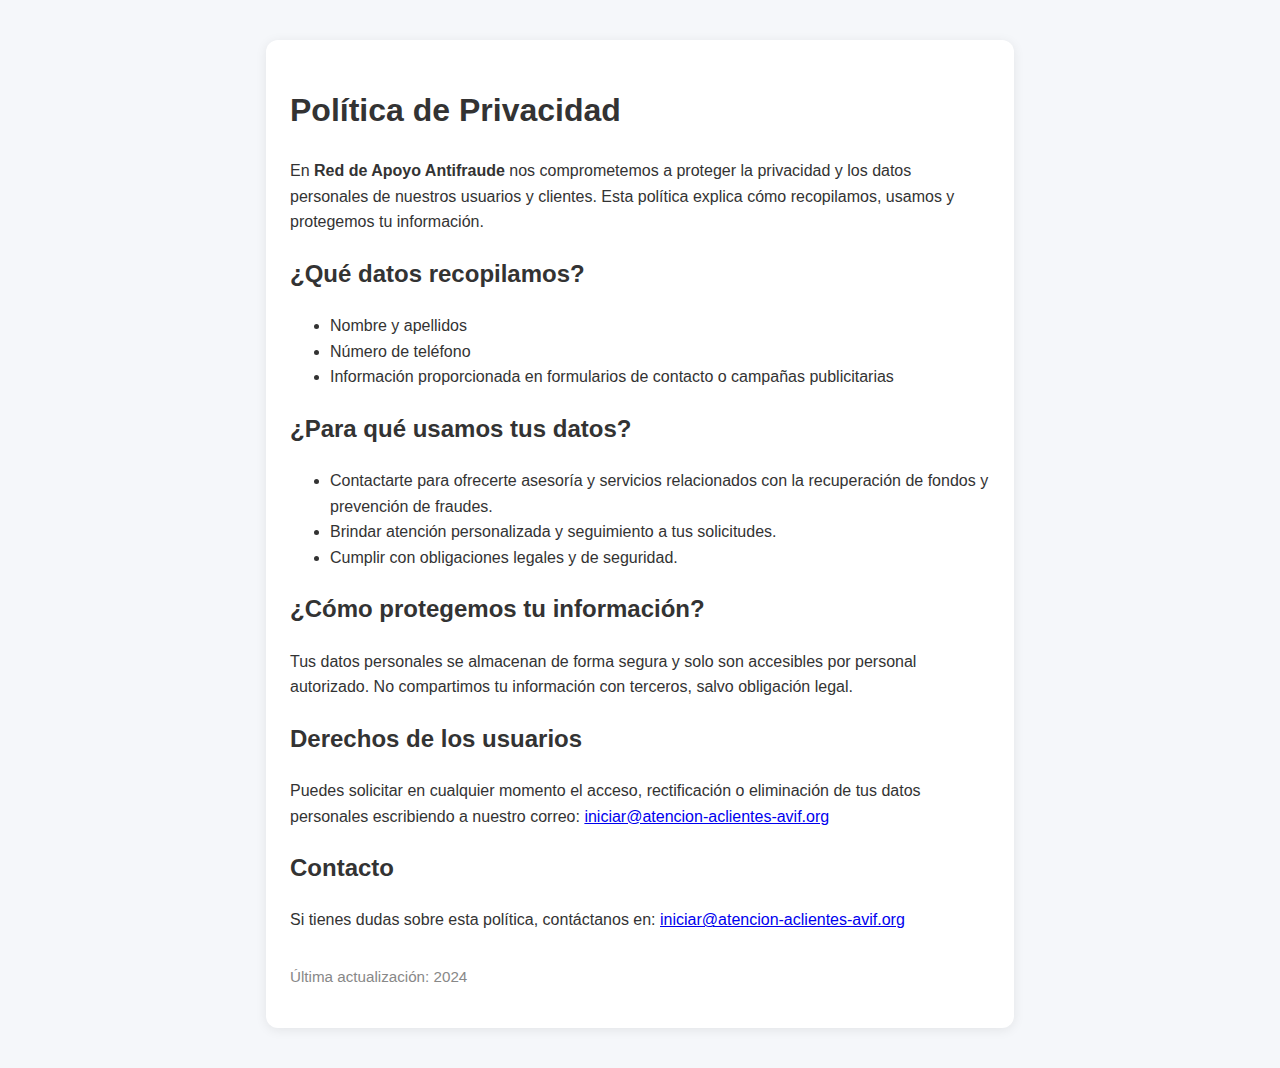
<file: privacidad.html>
<!DOCTYPE html>
<html lang="es">
<head>
    <meta charset="UTF-8">
    <meta name="viewport" content="width=device-width, initial-scale=1.0">
    <title>Política de Privacidad | Red de Apoyo Antifraude</title>
    <link rel="stylesheet" href="styles.css">
</head>
<body>
    <div class="container" style="max-width: 700px; margin: 40px auto; padding: 24px; background: #fff; border-radius: 12px; box-shadow: 0 2px 12px rgba(0,0,0,0.08);">
        <h1>Política de Privacidad</h1>
        <p>En <strong>Red de Apoyo Antifraude</strong> nos comprometemos a proteger la privacidad y los datos personales de nuestros usuarios y clientes. Esta política explica cómo recopilamos, usamos y protegemos tu información.</p>
        <h2>¿Qué datos recopilamos?</h2>
        <ul>
            <li>Nombre y apellidos</li>
            <li>Número de teléfono</li>
            <li>Información proporcionada en formularios de contacto o campañas publicitarias</li>
        </ul>
        <h2>¿Para qué usamos tus datos?</h2>
        <ul>
            <li>Contactarte para ofrecerte asesoría y servicios relacionados con la recuperación de fondos y prevención de fraudes.</li>
            <li>Brindar atención personalizada y seguimiento a tus solicitudes.</li>
            <li>Cumplir con obligaciones legales y de seguridad.</li>
        </ul>
        <h2>¿Cómo protegemos tu información?</h2>
        <p>Tus datos personales se almacenan de forma segura y solo son accesibles por personal autorizado. No compartimos tu información con terceros, salvo obligación legal.</p>
        <h2>Derechos de los usuarios</h2>
        <p>Puedes solicitar en cualquier momento el acceso, rectificación o eliminación de tus datos personales escribiendo a nuestro correo: <a href="mailto:iniciar@atencion-aclientes-avif.org">iniciar@atencion-aclientes-avif.org</a></p>
        <h2>Contacto</h2>
        <p>Si tienes dudas sobre esta política, contáctanos en: <a href="mailto:iniciar@atencion-aclientes-avif.org">iniciar@atencion-aclientes-avif.org</a></p>
        <p style="margin-top:32px; font-size:0.95em; color:#888;">Última actualización: 2024</p>
    </div>
</body>
</html>
</file>
<file: styles.css>
/* Estilos generales */
body {
    font-family: 'Arial', sans-serif;
    line-height: 1.6;
    color: #333;
    background: #f5f7fa;
    margin: 0;
    padding: 0;
    border: none;
    box-sizing: border-box;
}

.container {
    max-width: 1200px;
    margin-left: auto;
    margin-right: auto;
    padding-left: 20px;
    padding-right: 20px;
}

@media (max-width: 991px) {
    .container {
        max-width: 98vw;
        padding-left: 10px;
        padding-right: 10px;
    }
}

@media (max-width: 575px) {
    .container {
        max-width: 100vw;
        padding-left: 5px;
        padding-right: 5px;
    }
}

/* Navbar */
.navbar {
    box-shadow: 0 2px 4px rgba(0,0,0,0.1);
    padding: 1rem 0;
    position: relative;
    z-index: 10;
}

.navbar-brand img {
    max-height: 50px;
}

/* Hero Section */
.hero-section {
    padding-top: 0 !important;
    margin-top: 0 !important;
    background-color: #f8f9fa;
}

.hero-section h1 {
    font-size: 2.5rem;
    font-weight: bold;
    margin-bottom: 1.5rem;
    color: #2c3e50;
}

.hero-section h2 {
    font-size: 2rem;
    margin-top: 2rem;
    color: #2c3e50;
}

.hero-section .lead {
    font-size: 1.25rem;
    color: #666;
}

.achievement {
    background-color: #611232;
    color: white;
    padding: 1rem;
    border-radius: 8px;
    margin-top: 2rem;
    text-align: center;
}

/* Sección de Videos */
#testimonios {
    background-color: white;
    position: relative;
    z-index: 1;
}

.video-container {
    margin-bottom: 2rem;
}

/* Sección de Contacto */
.contact-info {
    background-color: white;
    padding: 2rem;
    border-radius: 8px;
    box-shadow: 0 2px 4px rgba(0,0,0,0.1);
}

.contact-info i {
    color: #007bff;
    margin-right: 10px;
}

.contact-form {
    background-color: white;
    padding: 2rem;
    border-radius: 8px;
    box-shadow: 0 2px 4px rgba(0,0,0,0.1);
}

.contact-form h3 {
    color: #2c3e50;
    margin-bottom: 1.5rem;
}

.btn-primary {
    background-color: #611232;
    border: none;
    padding: 0.75rem 2rem;
    font-weight: bold;
}

.btn-primary:hover {
    background-color: #4a0e25;
}

/* Portada imagen responsiva y centrada */
.hero-section img {
    width: 100%;
    max-width: 500px;
    display: block;
    margin-left: auto;
    margin-right: auto;
    border-radius: 16px;
    box-shadow: 0 4px 24px rgba(0,0,0,0.10);
    object-fit: cover;
}

/* Ajuste de secciones para mejor margen visual */
section {
    margin-top: 40px;
    margin-bottom: 40px;
    position: relative;
    z-index: 1;
}

@media (max-width: 768px) {
    .hero-section {
        text-align: center;
    }
    .hero-section img {
        margin-top: 2rem;
        max-width: 90vw;
    }
    section {
        margin-top: 24px;
        margin-bottom: 24px;
    }
}

/* Apartado de Testimonios */
.video-card {
    background: #fff;
    border-radius: 12px;
    box-shadow: 0 2px 8px rgba(0,0,0,0.08);
    padding: 1.5rem 1rem 1rem 1rem;
    transition: box-shadow 0.2s;
    position: relative;
    min-height: 340px;
}
.video-card:hover {
    box-shadow: 0 4px 16px rgba(0,0,0,0.15);
}
.fecha-izq, .fecha-der {
    font-size: 0.95rem;
    color: #007bff;
    font-weight: 600;
    background: #f1f7ff;
    padding: 0.2rem 0.7rem;
    border-radius: 6px;
}
.fecha-izq {
    text-align: left;
}
.fecha-der {
    text-align: right;
}
.video-card video {
    border-radius: 8px;
    margin-bottom: 0.5rem;
    background: #000;
}
.video-card button {
    margin-right: 0.3rem;
}

.video-play-overlay {
    position: absolute;
    top: 50%;
    left: 50%;
    transform: translate(-50%, -50%);
    font-size: 4rem;
    color: #fff;
    background: rgba(0,0,0,0.35);
    border-radius: 50%;
    width: 90px;
    height: 90px;
    display: flex;
    align-items: center;
    justify-content: center;
    cursor: pointer;
    z-index: 10;
    transition: opacity 0.2s;
    opacity: 1;
    pointer-events: auto;
}
.video-play-overlay.hide {
    opacity: 0;
    pointer-events: none;
}

/* Header vino para logotipos dentro del marco */
.header-vino {
    min-height: 80px;
    height: 80px;
    padding: 0;
    display: flex;
    justify-content: center;
    align-items: center;
    background: #611232;
    position: fixed;
    top: 0;
    left: 0;
    right: 0;
    z-index: 2000;
    box-sizing: border-box;
}
@media (max-width: 991px) {
    .header-vino {
        min-height: 60px;
        height: 60px;
    }
}
@media (max-width: 575px) {
    .header-vino {
        min-height: 40px;
        height: 40px;
    }
}
.header-logos-center {
    height: 100%;
    align-items: center;
    display: flex;
}

/* Ajustes para el carrusel de videos */
.video-carousel-wrapper {
    position: relative;
    max-width: 700px;
    margin: auto;
    z-index: 1;
}

.video-carousel {
    display: flex;
    overflow: hidden;
    position: relative;
}

.carousel-arrow {
    position: absolute;
    top: 50%;
    transform: translateY(-50%);
    background: #800000;
    color: #fff;
    border: none;
    font-size: 2em;
    padding: 0 15px;
    cursor: pointer;
    border-radius: 50%;
    z-index: 2;
}

.carousel-arrow:hover {
    background: #4a0e25;
}

.carousel-arrow.left {
    left: 0;
}

.carousel-arrow.right {
    right: 0;
}

/* Ajustes responsivos para el carrusel */
@media (max-width: 600px) {
    .video-carousel-wrapper {
        max-width: 100%;
    }
    .video-carousel {
        flex-direction: column;
    }
    .carousel-arrow {
        font-size: 1.5em;
    }
}

/* Restaurar estilos originales del header y logotipos */
.header-content-flex {
  display: flex;
  align-items: center;
  width: 100%;
  justify-content: space-between;
  position: relative;
}
.header-links {
  margin-right: 32px;
  display: flex;
  gap: 18px;
  align-items: center;
}
@media (max-width: 991px) {
  .header-links {
    margin-right: 8px !important;
    gap: 8px !important;
  }
}
@media (max-width: 575px) {
  .header-links {
    margin-right: 2px !important;
    gap: 4px !important;
  }
}

/* Franja inferior con imagen exacta del patrón proporcionado */
.footer-vino {
    position: fixed;
    left: 0;
    right: 0;
    bottom: 0;
    height: 56px; /* Igual que .header-vino */
    background: #611232 url('assets/franja-inferior.png') repeat-x center;
    background-size: auto 56px;
    z-index: 1000;
    pointer-events: none;
}
@media (max-width: 991px) {
    .footer-vino {
        height: 34px;
        background-size: auto 34px;
    }
}
@media (max-width: 575px) {
    .footer-vino {
        height: 20px;
        background-size: auto 20px;
    }
}

/* Estilos de la esfera y videos testimoniales */
.homeheader_figure {
  position: relative;
  width: 100%;
  min-height: 400px;
  height: 500px !important;
  display: flex;
  justify-content: center;
  align-items: center;
  background: none !important;
  z-index: 10;
}

.homeheader_inset {
  position: relative;
  width: 100%;
  height: 100%;
  max-width: 600px;
  min-height: 400px;
  background: none !important;
}

#header-globe-wrapper {
  position: relative;
  width: 100%;
  height: 100%;
  min-height: 400px;
  display: flex;
  justify-content: center;
  align-items: center;
  background: none !important;
  z-index: 20;
}

#globe {
  width: 100% !important;
  height: 100% !important;
  min-width: 300px;
  min-height: 300px;
  max-width: 600px;
  max-height: 600px;
  display: block;
  background: transparent !important;
  border-radius: 50%;
  box-shadow: none;
  z-index: 30;
}

#globe-mexico-silhouette {
  position: absolute;
  top: 50%;
  left: 50%;
  transform: translate(-50%, -50%);
  width: 200px;
  height: 200px;
  z-index: 2;
  pointer-events: none;
}

#globe-mexico-silhouette svg {
  width: 100%;
  height: 100%;
  fill: #0066cc;
  opacity: 0.9;
}

#globe-testimonial-thumbs {
  position: absolute;
  top: 0;
  left: 0;
  width: 100%;
  height: 100%;
  pointer-events: none;
  z-index: 3;
}

.globe-thumb {
  position: absolute;
  width: 110px !important;
  height: 80px !important;
  border-radius: 12px !important;
  box-shadow: 0 4px 12px rgba(0,0,0,0.2);
  border: 3px solid #fff;
  overflow: hidden;
  background: #000;
  pointer-events: auto;
  transition: all 0.3s ease;
  transform-origin: center;
  display: flex;
  align-items: center;
  justify-content: center;
  padding: 0;
  margin: 0;
  border: none;
}
.globe-thumb video {
  width: 100% !important;
  height: 100% !important;
  object-fit: cover !important;
  border: none !important;
  display: block;
  border-radius: 12px !important;
  background: #000;
  margin: 0;
  padding: 0;
}

.globe-thumb:hover {
  transform: scale(1.15) rotate(-3deg);
  z-index: 10;
  box-shadow: 0 8px 24px rgba(0,0,0,0.3);
}

.globo-mexico {
  display: flex;
  justify-content: center;
  align-items: center;
  height: 400px;
}
.globo-mexico img {
  width: 300px;
  filter: drop-shadow(0 0 30px #1976d2);
  animation: glow 2s infinite alternate, float 6s ease-in-out infinite;
}
@keyframes glow {
  from { filter: drop-shadow(0 0 10px #1976d2); }
  to   { filter: drop-shadow(0 0 40px #1976d2); }
}
@keyframes float {
  0%, 100% { transform: translateY(0); }
  50%      { transform: translateY(-20px); }
}

.slider-presidencia.slider-banner {
  position: relative;
  top: 0;
  left: 0;
  right: 0;
  margin: 0 auto 18px auto;
  width: 100%;
  max-width: 600px;
  display: flex;
  justify-content: center;
  align-items: center;
  gap: 12px;
  list-style: none;
  padding: 8px 12px;
  background: rgba(255,255,255,0.92);
  border-radius: 12px;
  box-shadow: 0 2px 12px rgba(0,0,0,0.08);
  z-index: 60;
}
.slider-presidencia.slider-banner li {
  flex: 1 1 0;
  max-width: 120px;
  min-width: 60px;
}
.slider-presidencia.slider-banner img {
  width: 100%;
  max-height: 48px;
  object-fit: cover;
  border-radius: 8px;
  box-shadow: 0 2px 8px rgba(0,0,0,0.10);
  transition: transform 0.2s;
  cursor: pointer;
}
.slider-presidencia.slider-banner img:hover {
  transform: scale(1.07);
  box-shadow: 0 4px 16px rgba(0,0,0,0.18);
}
@media (max-width: 600px) {
  .slider-presidencia.slider-banner {
    max-width: 98vw;
    gap: 4px;
    padding: 4px 2px;
  }
  .slider-presidencia.slider-banner li {
    max-width: 40px;
    min-width: 24px;
  }
  .slider-presidencia.slider-banner img {
    max-height: 22px;
  }
}

.slider-banner-wrapper {
  width: 100%;
  margin-bottom: 18px;
  display: flex;
  justify-content: center;
  align-items: flex-end;
}
.slider-banner-row {
  width: 100%;
  display: flex;
  flex-direction: row;
  flex-wrap: nowrap;
  justify-content: flex-start;
  align-items: center;
  background: rgba(255,255,255,0.95);
  border-radius: 12px;
  box-shadow: 0 2px 12px rgba(0,0,0,0.08);
  padding: 8px 10px;
  gap: 12px;
  overflow-x: auto;
  scrollbar-width: thin;
  scrollbar-color: #bdbdbd #f5f5f5;
}
.slider-banner-row::-webkit-scrollbar {
  height: 8px;
}
.slider-banner-row::-webkit-scrollbar-thumb {
  background: #bdbdbd;
  border-radius: 4px;
}
.slider-banner-row img {
  width: 220px;
  min-width: 180px;
  max-width: 240px;
  max-height: 60px;
  object-fit: cover;
  border-radius: 8px;
  box-shadow: 0 2px 8px rgba(0,0,0,0.10);
  transition: transform 0.2s;
  cursor: pointer;
  background: #fff;
  flex-shrink: 0;
}
.slider-banner-row img:hover {
  transform: scale(1.07);
  box-shadow: 0 4px 16px rgba(0,0,0,0.18);
}
@media (max-width: 991px) {
  .slider-banner-row img {
    width: 120px;
    min-width: 90px;
    max-width: 140px;
    max-height: 32px;
  }
  .slider-banner-row {
    gap: 6px;
    padding: 4px 2px;
  }
}

.banner-presidencia-unico {
  width: 100%;
  margin-bottom: 18px;
  display: flex;
  justify-content: center;
  align-items: flex-end;
}
.banner-presidencia-unico img {
  width: 100%;
  max-width: 100%;
  height: auto;
  border-radius: 12px;
  box-shadow: 0 2px 12px rgba(0,0,0,0.08);
  background: #fff;
  object-fit: cover;
}
@media (max-width: 991px) {
  .banner-presidencia-unico img {
    border-radius: 8px;
  }
}

.banner-portadas-multiples {
  width: 100%;
  margin-bottom: 18px;
  display: flex;
  flex-direction: row;
  flex-wrap: nowrap;
  justify-content: flex-start;
  align-items: center;
  background: rgba(255,255,255,0.95);
  border-radius: 12px;
  box-shadow: 0 2px 12px rgba(0,0,0,0.08);
  padding: 8px 10px;
  gap: 12px;
  overflow-x: auto;
  scrollbar-width: thin;
  scrollbar-color: #bdbdbd #f5f5f5;
}
.banner-portadas-multiples::-webkit-scrollbar {
  height: 8px;
}
.banner-portadas-multiples::-webkit-scrollbar-thumb {
  background: #bdbdbd;
  border-radius: 4px;
}
.banner-portadas-multiples img {
  width: 220px;
  min-width: 180px;
  max-width: 240px;
  max-height: 60px;
  object-fit: cover;
  border-radius: 8px;
  box-shadow: 0 2px 8px rgba(0,0,0,0.10);
  transition: transform 0.2s;
  cursor: pointer;
  background: #fff;
  flex-shrink: 0;
}
.banner-portadas-multiples img:hover {
  transform: scale(1.07);
  box-shadow: 0 4px 16px rgba(0,0,0,0.18);
}
@media (max-width: 991px) {
  .banner-portadas-multiples img {
    width: 120px;
    min-width: 90px;
    max-width: 140px;
    max-height: 32px;
  }
  .banner-portadas-multiples {
    gap: 6px;
    padding: 4px 2px;
  }
}

.slider-portadas-auto {
  width: 100%;
  margin-bottom: 18px;
  position: relative;
  height: 110px;
  display: flex;
  justify-content: center;
  align-items: center;
  background: rgba(255,255,255,0.95);
  border-radius: 12px;
  box-shadow: 0 2px 12px rgba(0,0,0,0.08);
  overflow: hidden;
}
.slider-portadas-auto .slider-img {
  position: absolute;
  left: 0;
  top: 0;
  width: 100%;
  height: 100%;
  object-fit: cover;
  border-radius: 12px;
  opacity: 0;
  transition: opacity 0.7s ease-in-out;
  z-index: 1;
  pointer-events: none;
}
.slider-portadas-auto .slider-img.active {
  opacity: 1;
  z-index: 2;
  pointer-events: auto;
}
@media (max-width: 991px) {
  .slider-portadas-auto {
    height: 60px;
    border-radius: 8px;
  }
  .slider-portadas-auto .slider-img {
    border-radius: 8px;
  }
}

.slider-portadas-top {
  margin-top: 56px !important;
  width: 100vw;
  max-width: 100vw;
  position: fixed;
  top: 56px;
  left: 0;
  margin: 0;
  padding: 0;
  background: #f5f7fa;
  display: flex;
  justify-content: center;
  align-items: flex-start;
  height: 367px;
  overflow: hidden;
  z-index: 1100;
}
.slider-portadas-top .slider-img {
  width: 100vw;
  max-width: 100vw;
  height: 367px;
  object-fit: cover;
  border-radius: 0;
  box-shadow: none;
  margin: 0;
  padding: 0;
  margin-top: 48px;
}
@media (max-width: 991px) {
  .slider-portadas-top {
    margin-top: 34px !important;
    top: 34px;
    height: 180px;
  }
  .slider-portadas-top .slider-img {
    height: 180px;
  }
}
@media (max-width: 575px) {
  .slider-portadas-top {
    margin-top: 20px !important;
    top: 20px;
    height: 100px;
  }
  .slider-portadas-top .slider-img {
    height: 100px;
  }
}

.hero-section.main-content {
  margin-top: 80px !important;
  padding-top: 20px;
}
@media (max-width: 991px) {
  .hero-section.main-content {
    margin-top: 60px !important;
  }
}
@media (max-width: 575px) {
  .hero-section.main-content {
    margin-top: 40px !important;
  }
}

/* Elimino cualquier position: fixed de sliders, banners o portadas */
.slider-portadas-top, .banner-portada-top, .banner-portadas-multiples, .slider-portadas-auto {
    position: static !important;
    top: auto !important;
    z-index: auto !important;
}

.hero-section .row.align-items-center.min-vh-100 {
  min-height: 0 !important;
  height: auto !important;
}

.footer-pleca {
    position: fixed;
    left: 0;
    right: 0;
    bottom: 0;
    height: 80px;
    background: #611232 url('MARGEN/MARGEN INFERIOR DE LA PAGINA') repeat-x center;
    background-size: auto 80px;
    z-index: 1000;
    width: 100vw;
    pointer-events: none;
    padding: 0;
    margin: 0;
}

@media (max-width: 991px) {
    .footer-pleca {
        height: 60px;
        background-size: auto 60px;
    }
}

@media (max-width: 575px) {
    .footer-pleca {
        height: 40px;
        background-size: auto 40px;
    }
}

/* Estilo de los botones de acción */
.footer-action-buttons {
    position: absolute;
    right: 32px;
    bottom: 20px;
    display: flex;
    flex-direction: row;
    gap: 12px;
    z-index: 1101;
    pointer-events: auto;
}

.footer-action-buttons a {
    background: #611232 !important;
    color: #fff !important;
    border: none !important;
    font-size: 1.5rem;
    padding: 0.5rem 1rem;
    border-radius: 8px;
    display: flex;
    align-items: center;
    justify-content: center;
    transition: all 0.2s ease;
    box-shadow: 0 2px 8px rgba(0,0,0,0.08);
    text-decoration: none;
    outline: none;
}

.footer-action-buttons a:hover {
    background: #4a0e25 !important;
    color: #fff !important;
    text-decoration: none;
    box-shadow: 0 4px 12px rgba(0,0,0,0.15);
}

.footer-action-buttons a:focus {
    outline: none;
    border: none;
}

@media (max-width: 991px) {
    .footer-action-buttons {
        right: 12px;
        bottom: 15px;
        gap: 6px;
    }
    .footer-action-buttons a {
        font-size: 1.2rem;
        padding: 0.4rem 0.8rem;
    }
}

@media (max-width: 575px) {
    .footer-action-buttons {
        right: 2px;
        bottom: 10px;
        gap: 4px;
    }
    .footer-action-buttons a {
        font-size: 1rem;
        padding: 0.3rem 0.6rem;
    }
}

#apartado4 {
  background: url('MARGEN/FONDO DE APARTADO 4.png') center center repeat;
  background-size: cover;
}

@media (max-width: 800px) {
  .video-carousel-wrapper iframe {
    width: 100% !important;
    height: 45vw !important; /* Relación de aspecto 16:9 */
    min-height: 200px;
    max-width: 100vw;
  }
  .video-carousel-wrapper {
    max-width: 100vw !important;
  }
  .carousel-arrow {
    font-size: 1.5em !important;
    padding: 0 10px !important;
  }
}

/* Eliminar estilos de botón para .btn-header */
.btn-header { all: unset !important; }

/* Eliminar ocultamiento de sliders superiores */
.slider-portadas-auto,
.slider-portadas-top,
.banner-portada-top,
.banner-portadas-multiples {
  display: flex !important;
  /* O el valor original que tenían, pero nunca none */
}

/* Ajustar el margen superior del contenido principal */
.hero-section.main-content {
    margin-top: 80px !important;
    padding-top: 20px;
}

@media (max-width: 991px) {
    .hero-section.main-content {
        margin-top: 60px !important;
    }
}

@media (max-width: 575px) {
    .hero-section.main-content {
        margin-top: 40px !important;
    }
}

/* Enlaces simples y elegantes en el header */
.header-link {
    color: #fff;
    font-weight: 600;
    text-decoration: none;
    font-size: 1.08em;
    padding: 4px 10px;
    border-radius: 6px;
    background: none !important;
    border: none !important;
    box-shadow: none !important;
    transition: background 0.18s, color 0.18s;
    letter-spacing: 0.5px;
    display: inline-block;
}
.header-link:hover, .header-link:focus {
    background: rgba(255,255,255,0.18);
    color: #ffe0e6;
    text-decoration: none;
}
.header-links {
    display: flex;
    gap: 18px;
    align-items: center;
    margin-right: 32px;
}
@media (max-width: 991px) {
    .header-links {
        margin-right: 8px !important;
        gap: 8px !important;
    }
    .header-link {
        font-size: 0.98em;
        padding: 3px 6px;
    }
}
@media (max-width: 575px) {
    .header-links {
        margin-right: 2px !important;
        gap: 4px !important;
    }
    .header-link {
        font-size: 0.88em;
        padding: 2px 4px;
    }
}

/* Ajustar los logotipos del encabezado al ras del header */
.logo-header {
  max-height: 80px;
  height: 80px;
  width: auto;
  display: block;
  margin: 0;
  padding: 0;
  background: none !important;
  pointer-events: auto;
}
@media (max-width: 991px) {
  .logo-header {
    max-height: 60px;
    height: 60px;
  }
}
@media (max-width: 575px) {
  .logo-header {
    max-height: 40px;
    height: 40px;
  }
}
</file>
